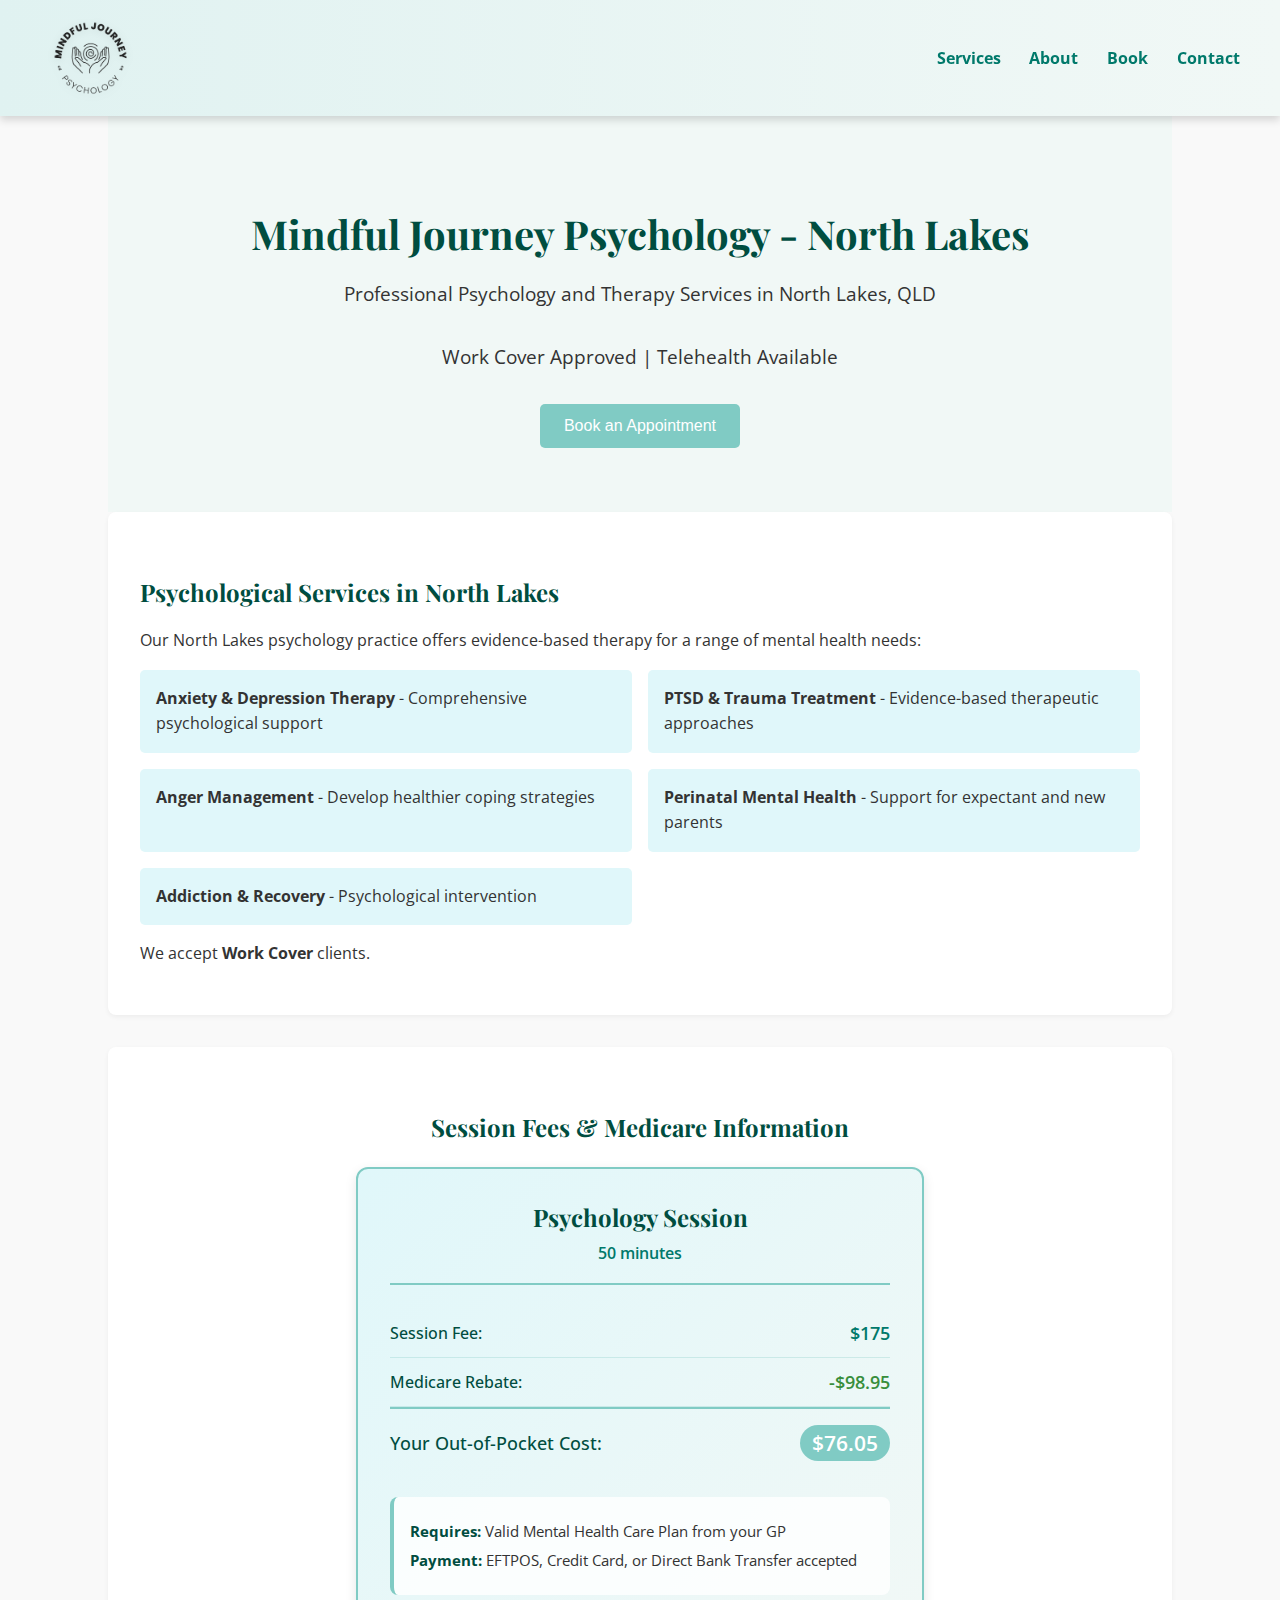
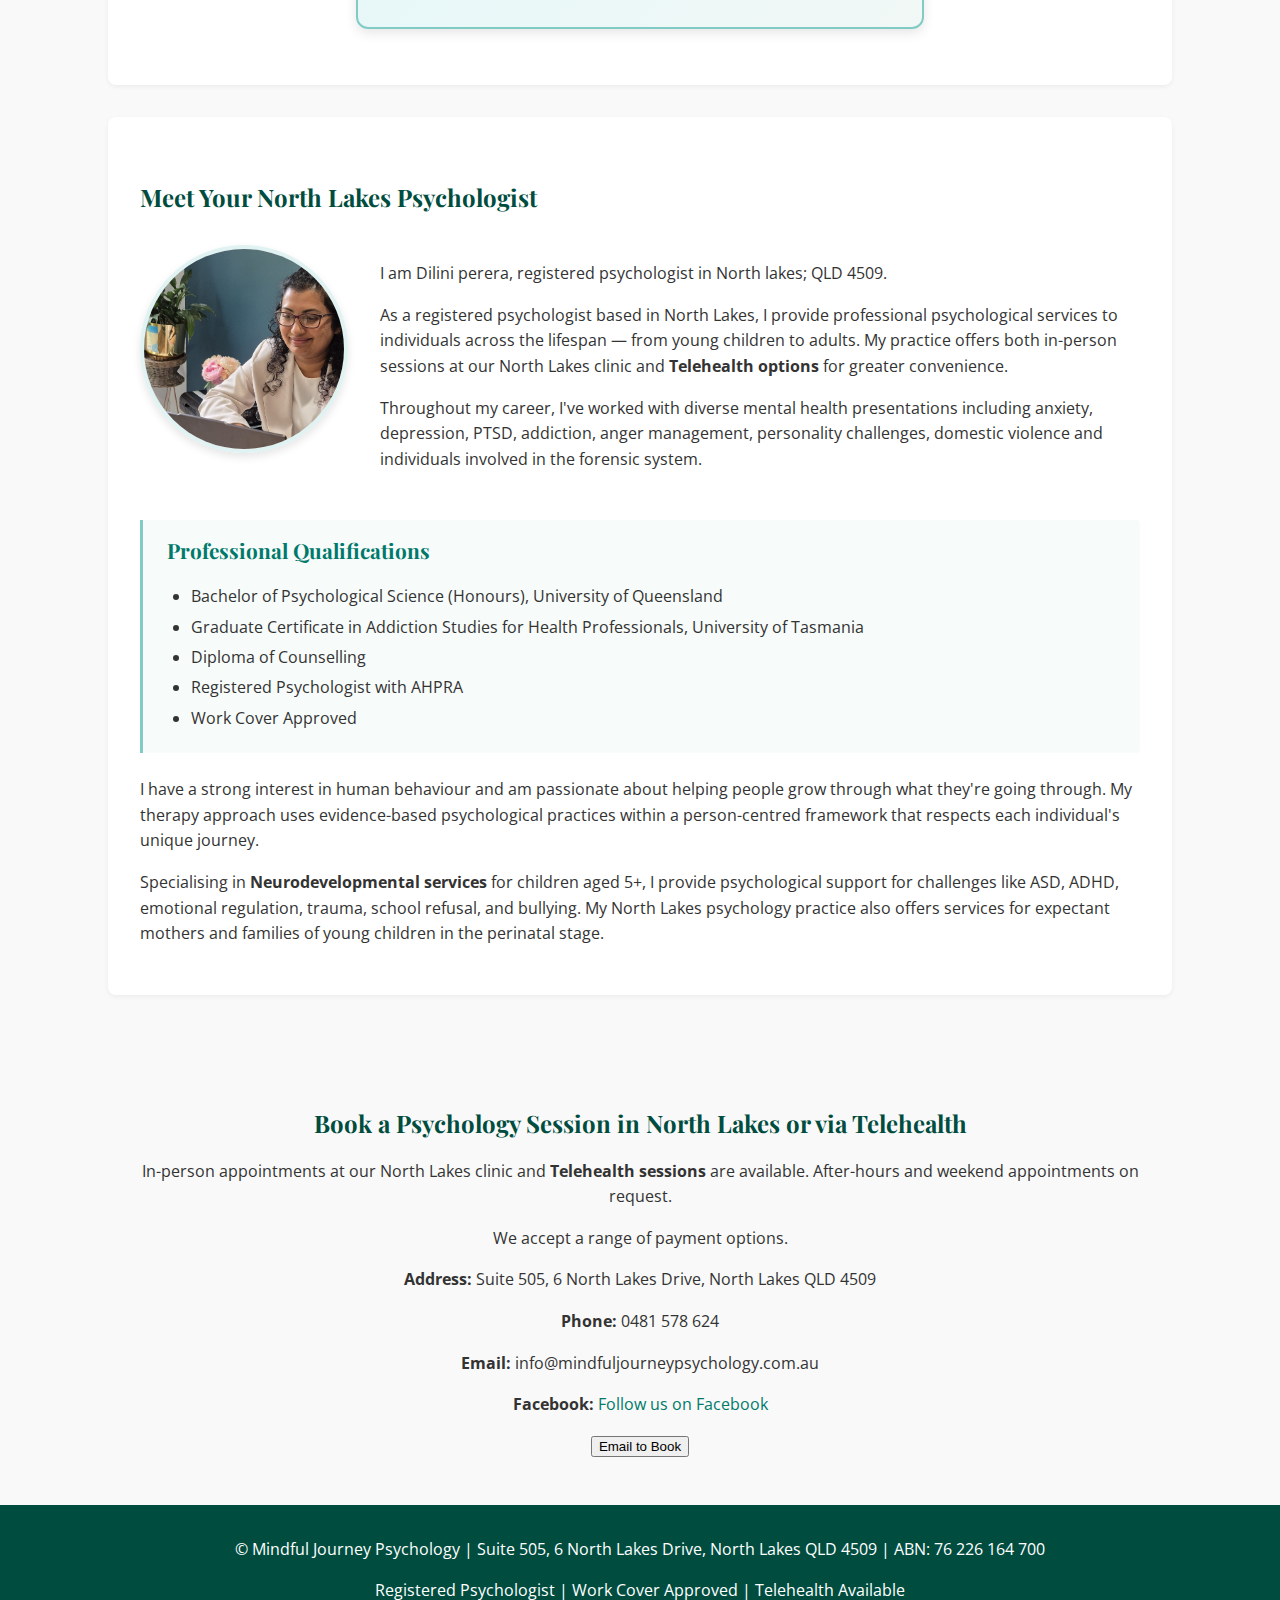
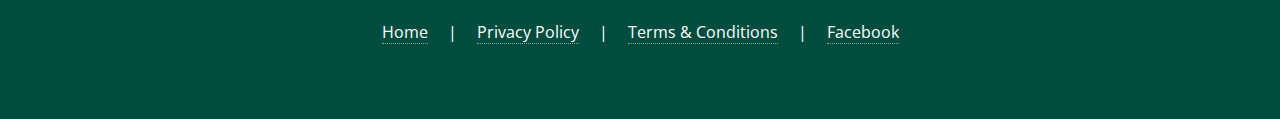
<file: index.html>
<!DOCTYPE html>
<html lang="en">
<head>
  <meta charset="UTF-8" />
  <meta name="viewport" content="width=device-width, initial-scale=1.0" />
  <title>Mindful Journey Psychology | Psychologist in North Lakes | Telehealth</title>
  <meta name="description" content="Licensed psychologist in North Lakes, QLD offering therapy services for children and adults. Work cover approved with Telehealth options available.">
  <meta name="keywords" content="Psychologist, therapy, Neurodevelopmental, Work cover, Psychology, North lakes, Telehealth">
  <meta name="author" content="Mindful Journey Psychology">
  <meta name="robots" content="index, follow">
  <link rel="canonical" href="https://mindfuljourneypsychology.com.au/">
  <link href="https://fonts.googleapis.com/css2?family=Playfair+Display:wght@600&family=Open+Sans&display=swap" rel="stylesheet">
  <link rel="stylesheet" href="https://cdnjs.cloudflare.com/ajax/libs/font-awesome/6.0.0/css/all.min.css">
  <link rel="stylesheet" href="css/styles.css">
</head>
<body>
  <header>
    <img src="images/logo-transparent-png.png" alt="Mindful Journey Psychology North Lakes Logo">
    <nav>
      <a href="#services">Services</a>
      <a href="#about">About</a>
      <a href="#booking">Book</a>
      <a href="#contact">Contact</a>
    </nav>
  </header>
  <section class="hero">
    <h1>Mindful Journey Psychology - North Lakes</h1>
    <p>Professional Psychology and Therapy Services in North Lakes, QLD</p>
    <p>Work Cover Approved | Telehealth Available</p>
    <button onclick="document.getElementById('booking').scrollIntoView({behavior: 'smooth'})">Book an Appointment</button>
  </section>
  <section id="services" class="services">
    <h2>Psychological Services in North Lakes</h2>
    <p>Our North Lakes psychology practice offers evidence-based therapy for a range of mental health needs:</p>
    <ul>
      <li><strong>Anxiety & Depression Therapy</strong> - Comprehensive psychological support</li>
      <li><strong>PTSD & Trauma Treatment</strong> - Evidence-based therapeutic approaches</li>
      <li><strong>Anger Management</strong> - Develop healthier coping strategies</li>
      <li><strong>Perinatal Mental Health</strong> - Support for expectant and new parents</li>
      <li><strong>Addiction & Recovery</strong> - Psychological intervention</li>
    </ul>
    <p>We accept <strong>Work Cover</strong> clients.</p>
  </section>
  
  <section id="fees" class="fees">
    <h2>Session Fees & Medicare Information</h2>
    <div class="pricing-card">
      <div class="pricing-header">
        <h3>Psychology Session</h3>
        <p class="session-duration">50 minutes</p>
      </div>
      <div class="pricing-details">
        <div class="fee-row">
          <span class="fee-label">Session Fee:</span>
          <span class="fee-amount">$175</span>
        </div>
        <div class="fee-row rebate">
          <span class="fee-label">Medicare Rebate:</span>
          <span class="fee-amount">-$98.95</span>
        </div>
        <div class="fee-row total">
          <span class="fee-label">Your Out-of-Pocket Cost:</span>
          <span class="fee-amount highlight">$76.05</span>
        </div>
      </div>
      <div class="pricing-note">
        <p><strong>Requires:</strong> Valid Mental Health Care Plan from your GP</p>
        <p><strong>Payment:</strong> EFTPOS, Credit Card, or Direct Bank Transfer accepted</p>
      </div>
    </div>
  </section>
  <section id="about" class="bio">
    <h2>Meet Your North Lakes Psychologist</h2>
    
    <div class="profile-container">
      <img src="images/profile.jpg" alt="North Lakes Psychologist Portrait" class="profile-image">      <div class="profile-text">
        <p>I am Dilini perera, registered psychologist in North lakes; QLD 4509.</p>
        <p>As a registered psychologist based in North Lakes, I provide professional psychological services to individuals across the lifespan — from young children to adults. My practice offers both in-person sessions at our North Lakes clinic and <strong>Telehealth options</strong> for greater convenience.</p>
        <p>Throughout my career, I've worked with diverse mental health presentations including anxiety, depression, PTSD, addiction, anger management, personality challenges, domestic violence and individuals involved in the forensic system.</p>
      </div>
    </div>
    
    <div class="qualifications">
      <h3>Professional Qualifications</h3>
      <ul>
        <li>Bachelor of Psychological Science (Honours), University of Queensland</li>
        <li>Graduate Certificate in Addiction Studies for Health Professionals, University of Tasmania</li>
        <li>Diploma of Counselling</li>
        <li>Registered Psychologist with AHPRA</li>
        <li>Work Cover Approved</li>
      </ul>
    </div>
      <p>I have a strong interest in human behaviour and am passionate about helping people grow through what they're going through. My therapy approach uses evidence-based psychological practices within a person-centred framework that respects each individual's unique journey.</p>
    <p>Specialising in <strong>Neurodevelopmental services</strong> for children aged 5+, I provide psychological support for challenges like ASD, ADHD, emotional regulation, trauma, school refusal, and bullying. My North Lakes psychology practice also offers services for expectant mothers and families of young children in the perinatal stage.</p>
  </section>
  <section id="booking" class="booking">
    <h2>Book a Psychology Session in North Lakes or via Telehealth</h2>
    <p>In-person appointments at our North Lakes clinic and <strong>Telehealth sessions</strong> are available. After-hours and weekend appointments on request.</p>
    <p>We accept a range of payment options.</p>
    <p><strong>Address:</strong> Suite 505, 6 North Lakes Drive, North Lakes QLD 4509</p>
    <p><strong>Phone:</strong> 0481 578 624</p>
    <p><strong>Email:</strong> info@mindfuljourneypsychology.com.au</p>
    <p><strong>Facebook:</strong> <a href="https://www.facebook.com/profile.php?id=61578217200492" target="_blank">Follow us on Facebook</a></p>
    <button onclick="window.location.href='mailto:info@mindfuljourneypsychology.com.au'">Email to Book</button>
  </section>  <footer id="contact">
    <p>&copy; Mindful Journey Psychology | Suite 505, 6 North Lakes Drive, North Lakes QLD 4509 | ABN: 76 226 164 700</p>
    <p>Registered Psychologist | Work Cover Approved | Telehealth Available</p>
    <p><a href="index.html">Home</a> | <a href="privacy.html">Privacy Policy</a> | <a href="terms.html">Terms & Conditions</a> | <a href="https://www.facebook.com/profile.php?id=61578217200492" target="_blank">Facebook</a></p>
    <p>
  <!-- Professional verification provided by Psychology Today -->
  <a href="https://www.psychologytoday.com/profile/1562467" class="sx-verified-seal"></a>
  <script type="text/javascript" src="https://member.psychologytoday.com/verified-seal.js" data-badge="14" data-id="1562467" data-code="aHR0cHM6Ly93d3cucHN5Y2hvbG9neXRvZGF5LmNvbS9hcGkvdmVyaWZpZWQtc2VhbC9zZWFscy8xNC9wcm9maWxlLzE1NjI0Njc/Y2FsbGJhY2s9c3hjYWxsYmFjaw=="></script>
  <!-- End Verification -->
   </p>
  </footer>
</body>
</html>
</file>
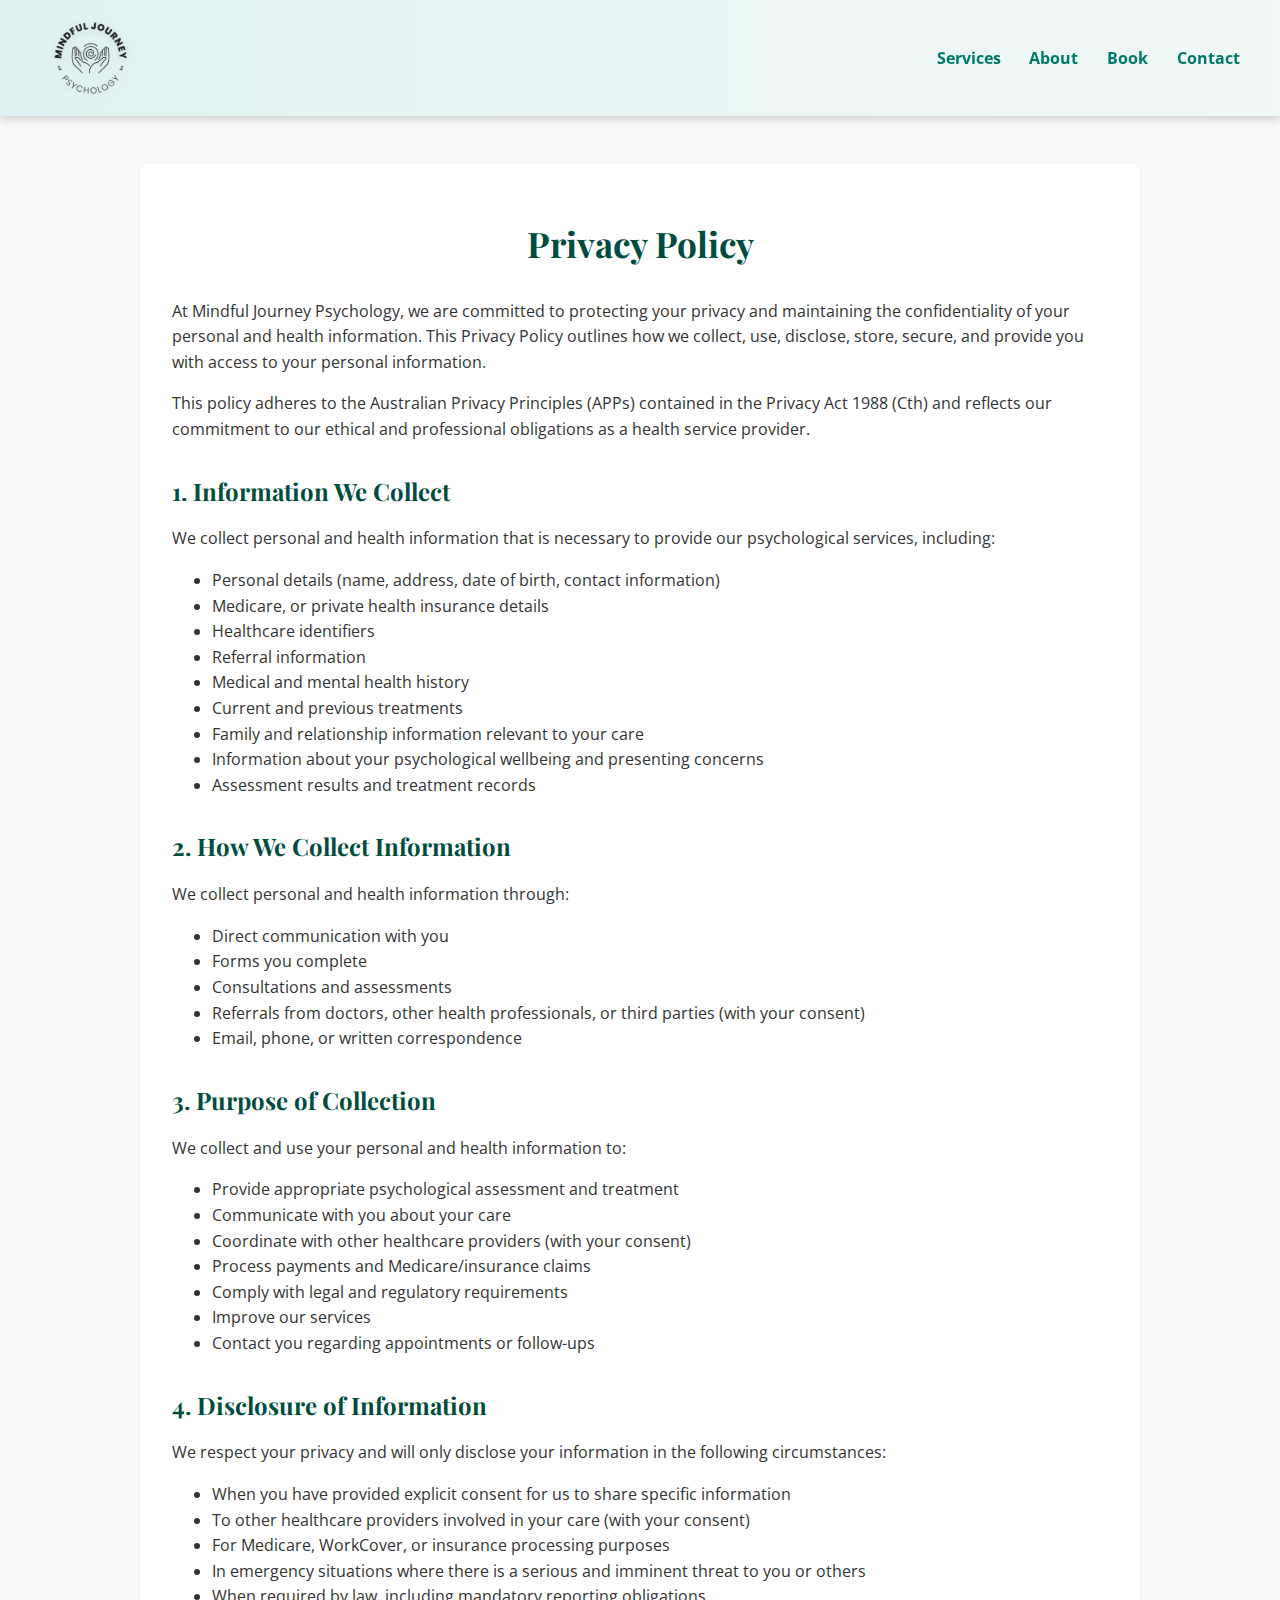
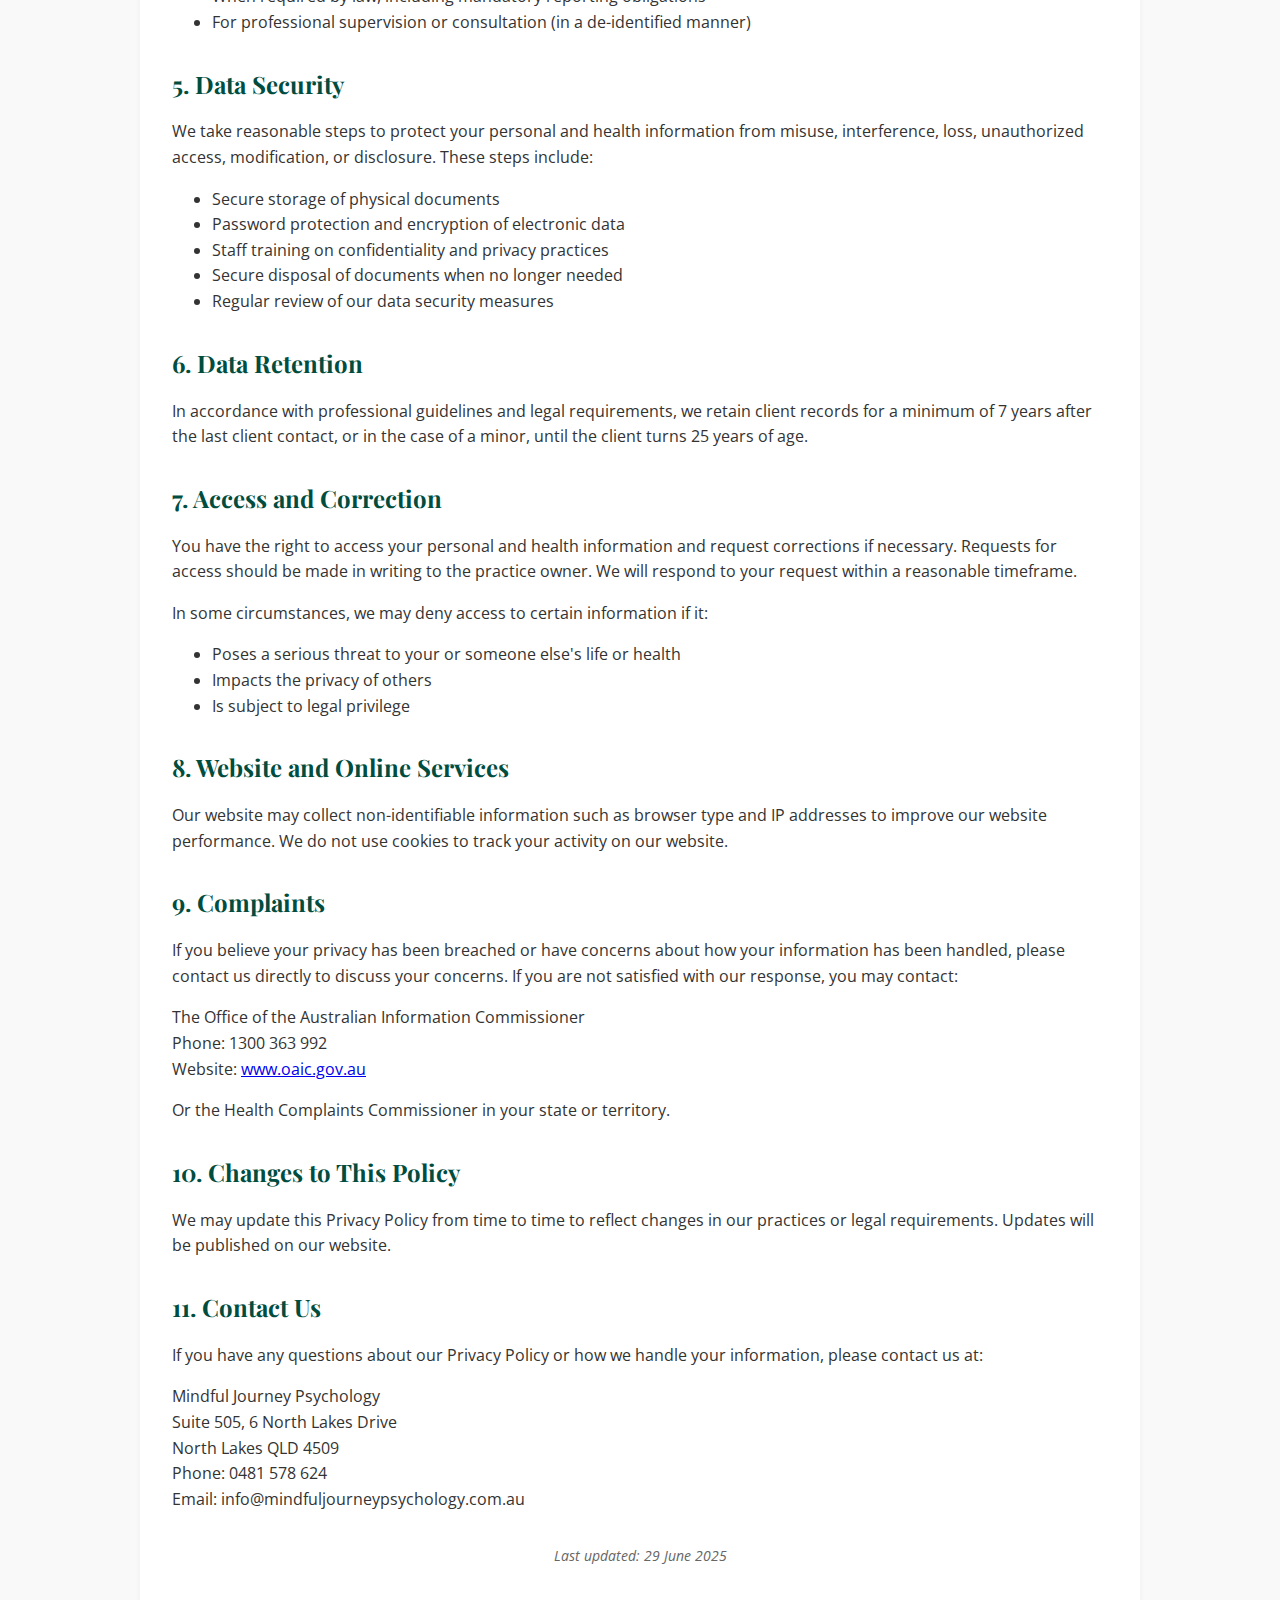
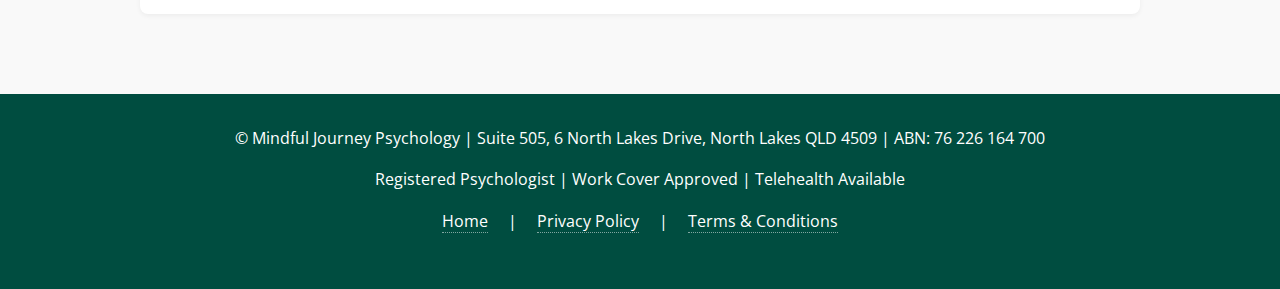
<file: privacy.html>
<!DOCTYPE html>
<html lang="en">
<head>
  <meta charset="UTF-8" />
  <meta name="viewport" content="width=device-width, initial-scale=1.0" />
  <title>Privacy Policy | Mindful Journey Psychology | North Lakes Psychologist</title>
  <meta name="description" content="Privacy Policy for Mindful Journey Psychology, a psychology practice in North Lakes, QLD offering therapy, and Telehealth consultations.">
  <meta name="keywords" content="Psychologist, therapy, Neurodevelopmental, Work cover, Psychology, North lakes, Telehealth, privacy">
  <meta name="author" content="Mindful Journey Psychology">
  <meta name="robots" content="index, follow">
  <link rel="canonical" href="https://mindfuljourneypsychology.com.au/privacy.html">
  <link href="https://fonts.googleapis.com/css2?family=Playfair+Display:wght@600&family=Open+Sans&display=swap" rel="stylesheet">
  <link rel="stylesheet" href="css/styles.css">
</head>
<body>
  <header>
    <a href="index.html">
      <img src="images/logo-transparent-png.png" alt="Mindful Journey Psychology North Lakes Logo">
    </a>
    <nav>
      <a href="index.html#services">Services</a>
      <a href="index.html#about">About</a>
      <a href="index.html#booking">Book</a>
      <a href="index.html#contact">Contact</a>
    </nav>
  </header>

  <section>
    <div class="content">
      <h1>Privacy Policy</h1>
      
      <p>At Mindful Journey Psychology, we are committed to protecting your privacy and maintaining the confidentiality of your personal and health information. This Privacy Policy outlines how we collect, use, disclose, store, secure, and provide you with access to your personal information.</p>
      
      <p>This policy adheres to the Australian Privacy Principles (APPs) contained in the Privacy Act 1988 (Cth) and reflects our commitment to our ethical and professional obligations as a health service provider.</p>
      
      <h2>1. Information We Collect</h2>
      
      <p>We collect personal and health information that is necessary to provide our psychological services, including:</p>
      
      <ul>
        <li>Personal details (name, address, date of birth, contact information)</li>
        <li>Medicare, or private health insurance details</li>
        <li>Healthcare identifiers</li>
        <li>Referral information</li>
        <li>Medical and mental health history</li>
        <li>Current and previous treatments</li>
        <li>Family and relationship information relevant to your care</li>
        <li>Information about your psychological wellbeing and presenting concerns</li>
        <li>Assessment results and treatment records</li>
      </ul>
      
      <h2>2. How We Collect Information</h2>
      
      <p>We collect personal and health information through:</p>
      
      <ul>
        <li>Direct communication with you</li>
        <li>Forms you complete</li>
        <li>Consultations and assessments</li>
        <li>Referrals from doctors, other health professionals, or third parties (with your consent)</li>
        <li>Email, phone, or written correspondence</li>
      </ul>
      
      <h2>3. Purpose of Collection</h2>
      
      <p>We collect and use your personal and health information to:</p>
      
      <ul>
        <li>Provide appropriate psychological assessment and treatment</li>
        <li>Communicate with you about your care</li>
        <li>Coordinate with other healthcare providers (with your consent)</li>
        <li>Process payments and Medicare/insurance claims</li>
        <li>Comply with legal and regulatory requirements</li>
        <li>Improve our services</li>
        <li>Contact you regarding appointments or follow-ups</li>
      </ul>
      
      <h2>4. Disclosure of Information</h2>
      
      <p>We respect your privacy and will only disclose your information in the following circumstances:</p>
      
      <ul>
        <li>When you have provided explicit consent for us to share specific information</li>
        <li>To other healthcare providers involved in your care (with your consent)</li>
        <li>For Medicare, WorkCover, or insurance processing purposes</li>
        <li>In emergency situations where there is a serious and imminent threat to you or others</li>
        <li>When required by law, including mandatory reporting obligations</li>
        <li>For professional supervision or consultation (in a de-identified manner)</li>
      </ul>
      
      <h2>5. Data Security</h2>
      
      <p>We take reasonable steps to protect your personal and health information from misuse, interference, loss, unauthorized access, modification, or disclosure. These steps include:</p>
      
      <ul>
        <li>Secure storage of physical documents</li>
        <li>Password protection and encryption of electronic data</li>
        <li>Staff training on confidentiality and privacy practices</li>
        <li>Secure disposal of documents when no longer needed</li>
        <li>Regular review of our data security measures</li>
      </ul>
      
      <h2>6. Data Retention</h2>
      
      <p>In accordance with professional guidelines and legal requirements, we retain client records for a minimum of 7 years after the last client contact, or in the case of a minor, until the client turns 25 years of age.</p>
      
      <h2>7. Access and Correction</h2>
      
      <p>You have the right to access your personal and health information and request corrections if necessary. Requests for access should be made in writing to the practice owner. We will respond to your request within a reasonable timeframe.</p>
      
      <p>In some circumstances, we may deny access to certain information if it:</p>
      
      <ul>
        <li>Poses a serious threat to your or someone else's life or health</li>
        <li>Impacts the privacy of others</li>
        <li>Is subject to legal privilege</li>
      </ul>
      
      <h2>8. Website and Online Services</h2>
      
      <p>Our website may collect non-identifiable information such as browser type and IP addresses to improve our website performance. We do not use cookies to track your activity on our website.</p>
      
      <h2>9. Complaints</h2>
      
      <p>If you believe your privacy has been breached or have concerns about how your information has been handled, please contact us directly to discuss your concerns. If you are not satisfied with our response, you may contact:</p>
      
      <p>The Office of the Australian Information Commissioner<br>
      Phone: 1300 363 992<br>
      Website: <a href="https://www.oaic.gov.au" target="_blank">www.oaic.gov.au</a></p>
      
      <p>Or the Health Complaints Commissioner in your state or territory.</p>
      
      <h2>10. Changes to This Policy</h2>
      
      <p>We may update this Privacy Policy from time to time to reflect changes in our practices or legal requirements. Updates will be published on our website.</p>
      
      <h2>11. Contact Us</h2>
      
      <p>If you have any questions about our Privacy Policy or how we handle your information, please contact us at:</p>
      
      <p>Mindful Journey Psychology<br>
      Suite 505, 6 North Lakes Drive<br>
      North Lakes QLD 4509<br>
      Phone: 0481 578 624<br>
      Email: info@mindfuljourneypsychology.com.au</p>
      
      <p class="last-updated">Last updated: 29 June 2025</p>
    </div>
  </section>
  <footer id="contact">
    <p>&copy; Mindful Journey Psychology | Suite 505, 6 North Lakes Drive, North Lakes QLD 4509 | ABN: 76 226 164 700</p>
    <p>Registered Psychologist | Work Cover Approved | Telehealth Available</p>
    <p><a href="index.html">Home</a> | <a href="privacy.html">Privacy Policy</a> | <a href="terms.html">Terms & Conditions</a></p>
  <!-- Professional verification provided by Psychology Today -->
  <a href="https://www.psychologytoday.com/profile/1562467" class="sx-verified-seal"></a>
  <script type="text/javascript" src="https://member.psychologytoday.com/verified-seal.js" data-badge="14" data-id="1562467" data-code="aHR0cHM6Ly93d3cucHN5Y2hvbG9neXRvZGF5LmNvbS9hcGkvdmVyaWZpZWQtc2VhbC9zZWFscy8xNC9wcm9maWxlLzE1NjI0Njc/Y2FsbGJhY2s9c3hjYWxsYmFjaw=="></script>
  <!-- End Verification -->
  </footer>
</body>
</html>
</file>
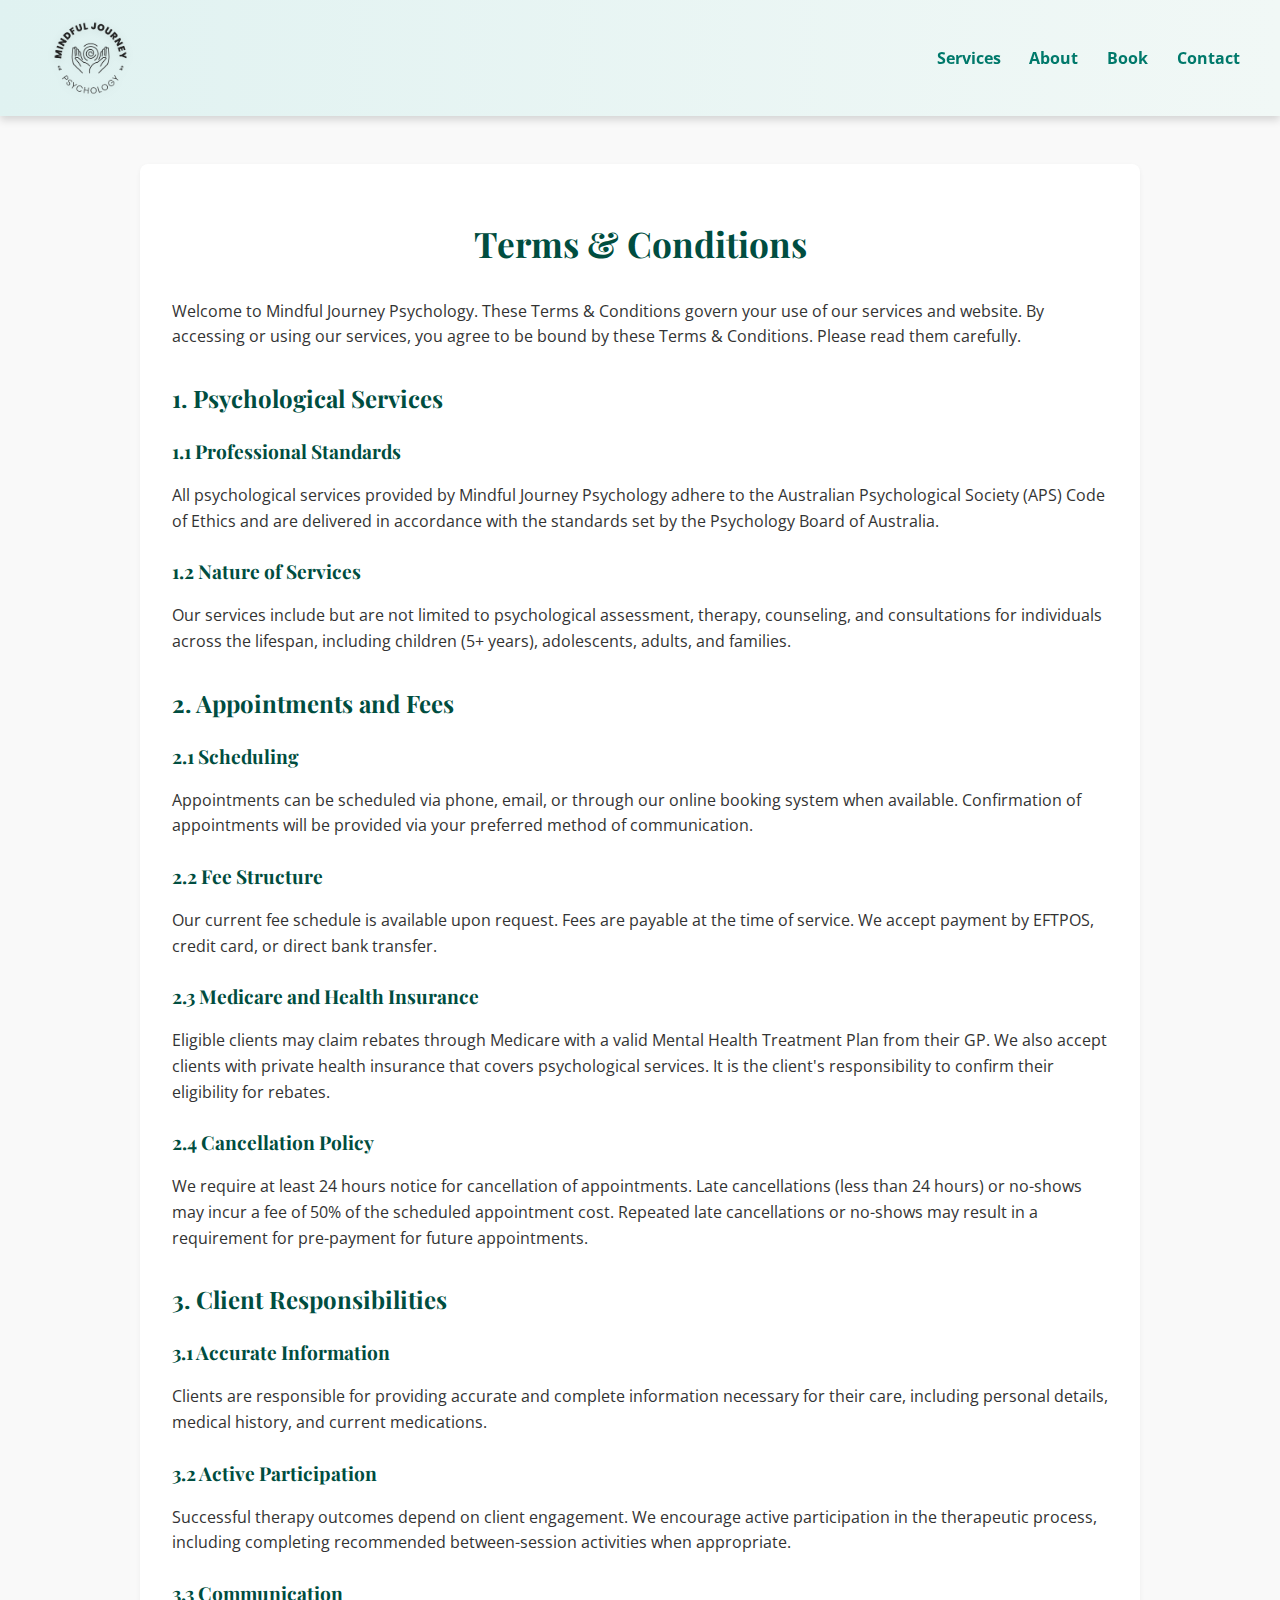
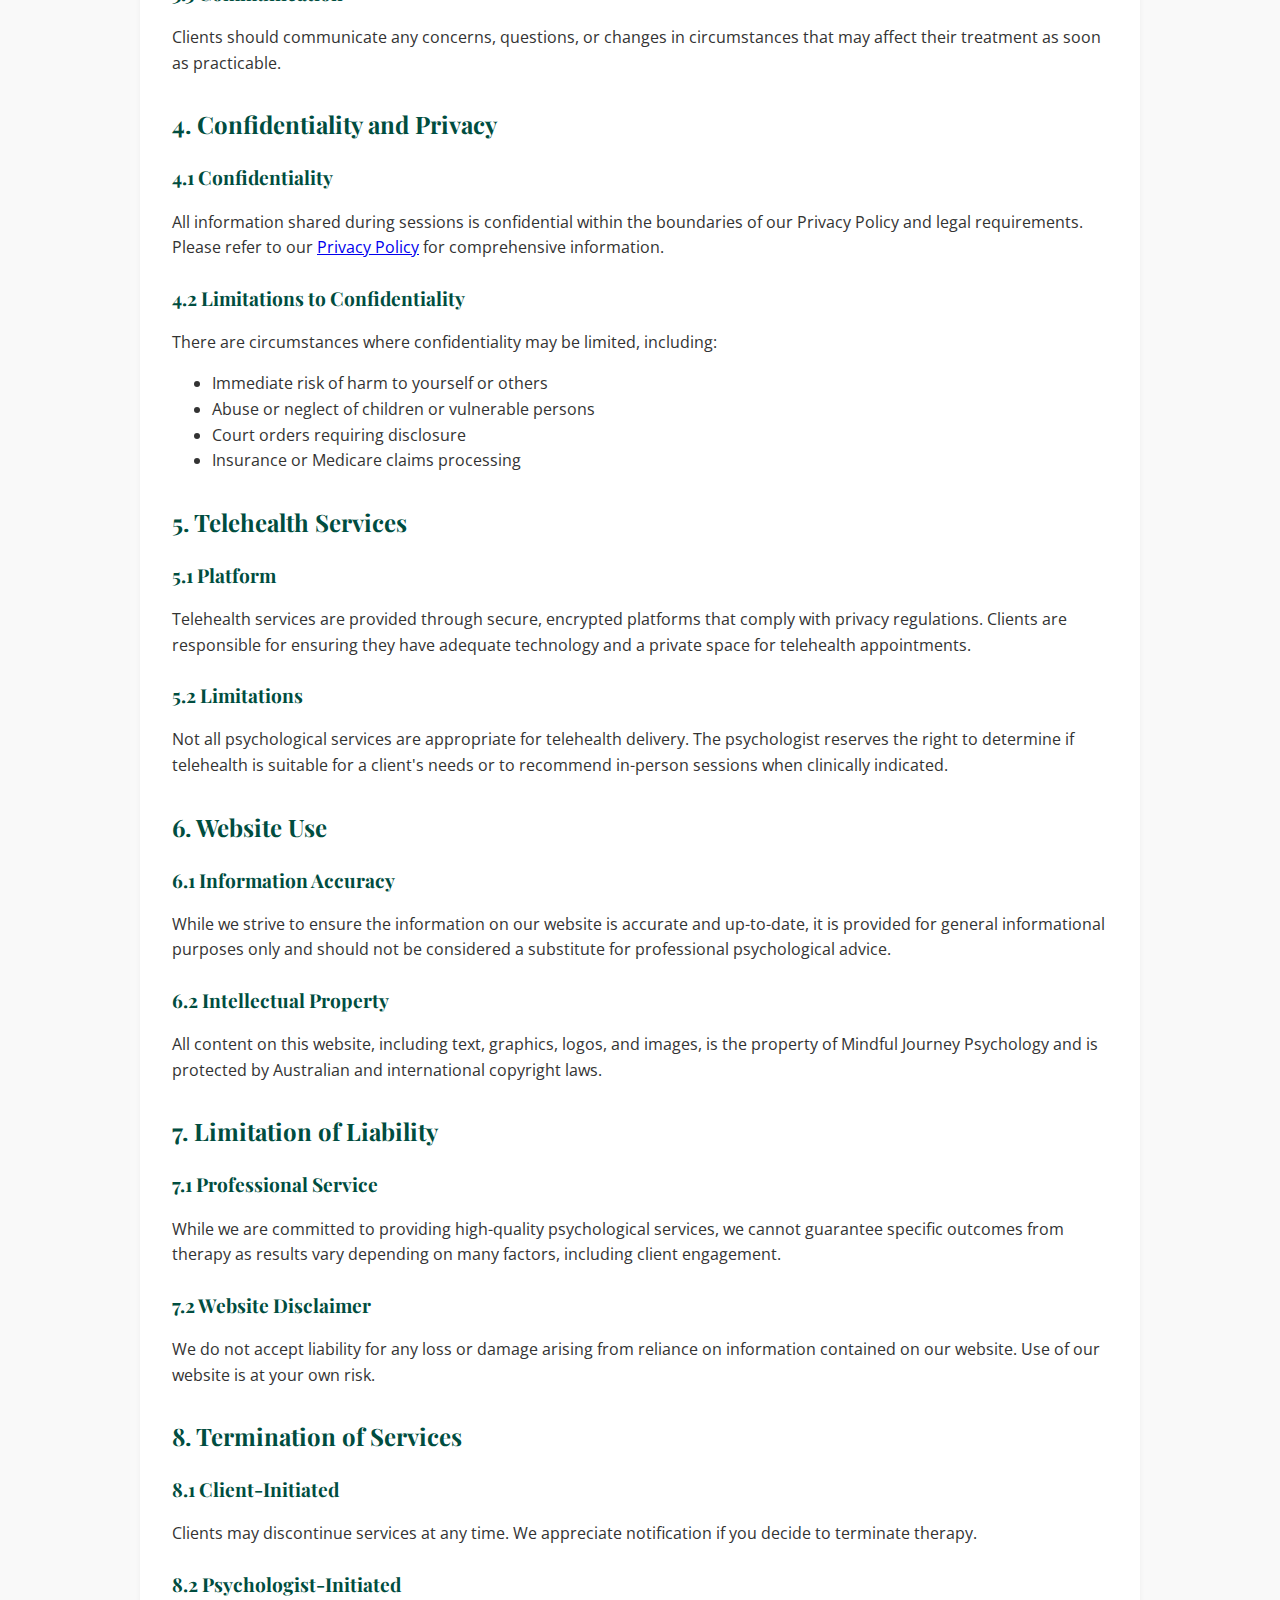
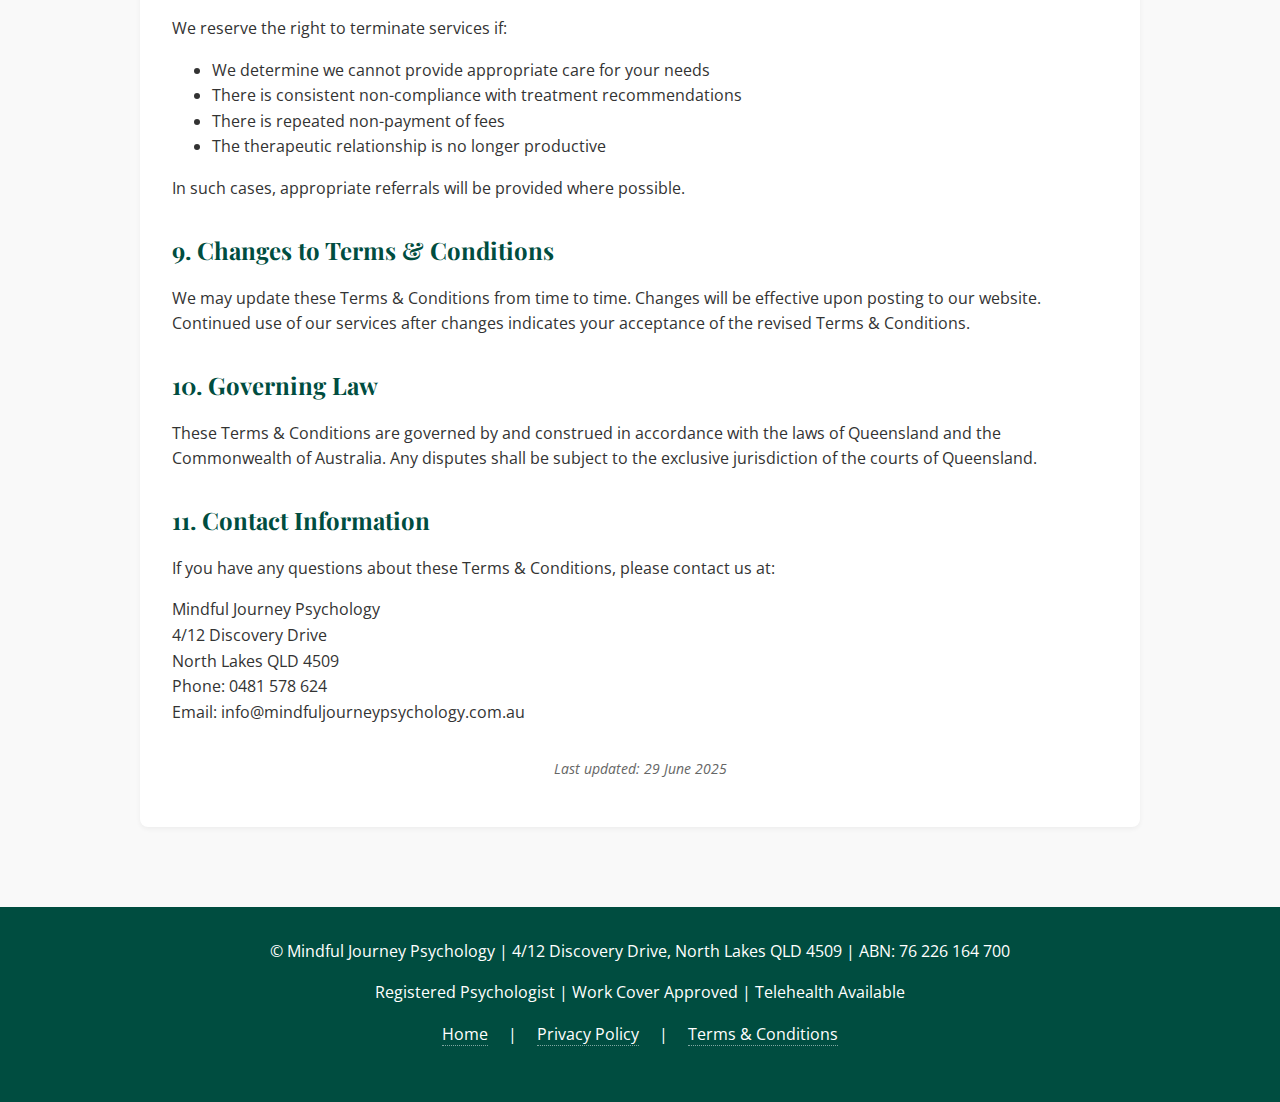
<file: terms.html>
<!DOCTYPE html>
<html lang="en">
<head>
  <meta charset="UTF-8" />
  <meta name="viewport" content="width=device-width, initial-scale=1.0" />
  <title>Terms & Conditions | Mindful Journey Psychology | North Lakes Psychologist</title>
  <meta name="description" content="Terms and Conditions for Mindful Journey Psychology, providing therapy and psychological services in North Lakes, QLD. Work cover approved.">
  <meta name="keywords" content="Psychologist, therapy, Neurodevelopmental, Work cover, Psychology, North lakes, Telehealth, terms">
  <meta name="author" content="Mindful Journey Psychology">
  <meta name="robots" content="index, follow">
  <link rel="canonical" href="https://mindfuljourneypsychology.com.au/terms.html">
  <link href="https://fonts.googleapis.com/css2?family=Playfair+Display:wght@600&family=Open+Sans&display=swap" rel="stylesheet">
  <link rel="stylesheet" href="css/styles.css">
</head>
<body>
  <header>
    <a href="index.html">
      <img src="images/logo-transparent-png.png" alt="Mindful Journey Psychology North Lakes Logo">
    </a>
    <nav>
      <a href="index.html#services">Services</a>
      <a href="index.html#about">About</a>
      <a href="index.html#booking">Book</a>
      <a href="index.html#contact">Contact</a>
    </nav>
  </header>

  <section>
    <div class="content">
      <h1>Terms & Conditions</h1>
      
      <p>Welcome to Mindful Journey Psychology. These Terms & Conditions govern your use of our services and website. By accessing or using our services, you agree to be bound by these Terms & Conditions. Please read them carefully.</p>
      
      <h2>1. Psychological Services</h2>
      
      <h3>1.1 Professional Standards</h3>
      <p>All psychological services provided by Mindful Journey Psychology adhere to the Australian Psychological Society (APS) Code of Ethics and are delivered in accordance with the standards set by the Psychology Board of Australia.</p>
      
      <h3>1.2 Nature of Services</h3>
      <p>Our services include but are not limited to psychological assessment, therapy, counseling, and consultations for individuals across the lifespan, including children (5+ years), adolescents, adults, and families.</p>
      
      <h2>2. Appointments and Fees</h2>
      
      <h3>2.1 Scheduling</h3>
      <p>Appointments can be scheduled via phone, email, or through our online booking system when available. Confirmation of appointments will be provided via your preferred method of communication.</p>
      
      <h3>2.2 Fee Structure</h3>
      <p>Our current fee schedule is available upon request. Fees are payable at the time of service. We accept payment by EFTPOS, credit card, or direct bank transfer.</p>
      
      <h3>2.3 Medicare and Health Insurance</h3>
      <p>Eligible clients may claim rebates through Medicare with a valid Mental Health Treatment Plan from their GP. We also accept clients with private health insurance that covers psychological services. It is the client's responsibility to confirm their eligibility for rebates.</p>
      
      <h3>2.4 Cancellation Policy</h3>
      <p>We require at least 24 hours notice for cancellation of appointments. Late cancellations (less than 24 hours) or no-shows may incur a fee of 50% of the scheduled appointment cost. Repeated late cancellations or no-shows may result in a requirement for pre-payment for future appointments.</p>
      
      <h2>3. Client Responsibilities</h2>
      
      <h3>3.1 Accurate Information</h3>
      <p>Clients are responsible for providing accurate and complete information necessary for their care, including personal details, medical history, and current medications.</p>
      
      <h3>3.2 Active Participation</h3>
      <p>Successful therapy outcomes depend on client engagement. We encourage active participation in the therapeutic process, including completing recommended between-session activities when appropriate.</p>
      
      <h3>3.3 Communication</h3>
      <p>Clients should communicate any concerns, questions, or changes in circumstances that may affect their treatment as soon as practicable.</p>
      
      <h2>4. Confidentiality and Privacy</h2>
      
      <h3>4.1 Confidentiality</h3>
      <p>All information shared during sessions is confidential within the boundaries of our Privacy Policy and legal requirements. Please refer to our <a href="privacy.html">Privacy Policy</a> for comprehensive information.</p>
      
      <h3>4.2 Limitations to Confidentiality</h3>
      <p>There are circumstances where confidentiality may be limited, including:</p>
      <ul>
        <li>Immediate risk of harm to yourself or others</li>
        <li>Abuse or neglect of children or vulnerable persons</li>
        <li>Court orders requiring disclosure</li>
        <li>Insurance or Medicare claims processing</li>
      </ul>
      
      <h2>5. Telehealth Services</h2>
      
      <h3>5.1 Platform</h3>
      <p>Telehealth services are provided through secure, encrypted platforms that comply with privacy regulations. Clients are responsible for ensuring they have adequate technology and a private space for telehealth appointments.</p>
      
      <h3>5.2 Limitations</h3>
      <p>Not all psychological services are appropriate for telehealth delivery. The psychologist reserves the right to determine if telehealth is suitable for a client's needs or to recommend in-person sessions when clinically indicated.</p>
      
      <h2>6. Website Use</h2>
      
      <h3>6.1 Information Accuracy</h3>
      <p>While we strive to ensure the information on our website is accurate and up-to-date, it is provided for general informational purposes only and should not be considered a substitute for professional psychological advice.</p>
      
      <h3>6.2 Intellectual Property</h3>
      <p>All content on this website, including text, graphics, logos, and images, is the property of Mindful Journey Psychology and is protected by Australian and international copyright laws.</p>
      
      <h2>7. Limitation of Liability</h2>
      
      <h3>7.1 Professional Service</h3>
      <p>While we are committed to providing high-quality psychological services, we cannot guarantee specific outcomes from therapy as results vary depending on many factors, including client engagement.</p>
      
      <h3>7.2 Website Disclaimer</h3>
      <p>We do not accept liability for any loss or damage arising from reliance on information contained on our website. Use of our website is at your own risk.</p>
      
      <h2>8. Termination of Services</h2>
      
      <h3>8.1 Client-Initiated</h3>
      <p>Clients may discontinue services at any time. We appreciate notification if you decide to terminate therapy.</p>
      
      <h3>8.2 Psychologist-Initiated</h3>
      <p>We reserve the right to terminate services if:</p>
      <ul>
        <li>We determine we cannot provide appropriate care for your needs</li>
        <li>There is consistent non-compliance with treatment recommendations</li>
        <li>There is repeated non-payment of fees</li>
        <li>The therapeutic relationship is no longer productive</li>
      </ul>
      <p>In such cases, appropriate referrals will be provided where possible.</p>
      
      <h2>9. Changes to Terms & Conditions</h2>
      
      <p>We may update these Terms & Conditions from time to time. Changes will be effective upon posting to our website. Continued use of our services after changes indicates your acceptance of the revised Terms & Conditions.</p>
      
      <h2>10. Governing Law</h2>
      
      <p>These Terms & Conditions are governed by and construed in accordance with the laws of Queensland and the Commonwealth of Australia. Any disputes shall be subject to the exclusive jurisdiction of the courts of Queensland.</p>
      
      <h2>11. Contact Information</h2>
      
      <p>If you have any questions about these Terms & Conditions, please contact us at:</p>
      
      <p>Mindful Journey Psychology<br>
      4/12 Discovery Drive<br>
      North Lakes QLD 4509<br>
      Phone: 0481 578 624<br>
      Email: info@mindfuljourneypsychology.com.au</p>
      
      <p class="last-updated">Last updated: 29 June 2025</p>
    </div>
  </section>
  <footer id="contact">
    <p>&copy; Mindful Journey Psychology | 4/12 Discovery Drive, North Lakes QLD 4509 | ABN: 76 226 164 700</p>
    <p>Registered Psychologist | Work Cover Approved | Telehealth Available</p>
    <p><a href="index.html">Home</a> | <a href="privacy.html">Privacy Policy</a> | <a href="terms.html">Terms & Conditions</a></p>
  <!-- Professional verification provided by Psychology Today -->
  <a href="https://www.psychologytoday.com/profile/1562467" class="sx-verified-seal"></a>
  <script type="text/javascript" src="https://member.psychologytoday.com/verified-seal.js" data-badge="14" data-id="1562467" data-code="aHR0cHM6Ly93d3cucHN5Y2hvbG9neXRvZGF5LmNvbS9hcGkvdmVyaWZpZWQtc2VhbC9zZWFscy8xNC9wcm9maWxlLzE1NjI0Njc/Y2FsbGJhY2s9c3hjYWxsYmFjaw=="></script>
  <!-- End Verification -->
  </footer>
</body>
</html>
</file>
<file: css/styles.css>
/* Shared styles for Mindful Journey Psychology site */

/* Base */
body {
  margin: 0;
  font-family: 'Open Sans', sans-serif;
  color: #333;
  background-color: #f9f9f9;
}

/* Layout */
section {
  padding: 3rem 2rem;
  max-width: 1000px;
  margin: auto;
}

/* Header & Nav */
header {
  background: linear-gradient(to right, #e0f2f1, #f1f8f6);
  padding: 0.5rem 2.5rem;
  display: flex;
  justify-content: space-between;
  align-items: center;
  position: sticky;
  top: 0;
  z-index: 1000;
  box-shadow: 0 4px 8px rgba(0,0,0,0.15);
}

header img {
  height: 100px;
  display: block;
  margin-right: 1rem;
  filter: drop-shadow(0 2px 4px rgba(0,0,0,0.1));
  transition: transform 0.3s ease;
}

header img:hover {
  transform: scale(1.02);
}

nav {
  display: flex;
  align-items: center;
}

nav a {
  margin-left: 1.8rem;
  text-decoration: none;
  color: #00796b;
  font-weight: bold;
  font-size: 1rem;
  position: relative;
  padding: 0.3rem 0;
  transition: color 0.3s ease;
}

nav a:after {
  content: '';
  position: absolute;
  width: 0;
  height: 2px;
  bottom: 0;
  left: 0;
  background-color: #004d40;
  transition: width 0.3s ease;
}

nav a:hover {
  color: #004d40;
}

nav a:hover:after {
  width: 100%;
}

.social-icon {
  margin-left: 1rem;
  color: #1877f2;
  font-size: 1.5rem;
  transition: color 0.3s ease, transform 0.3s ease;
  text-decoration: none;
}

.social-icon:hover {
  color: #145dbf;
  transform: scale(1.1);
}

/* Hero (index) */
.hero {
  background: #f1f8f6;
  padding: 4rem 2rem;
  text-align: center;
}

.hero h1 {
  font-family: 'Playfair Display', serif;
  font-size: 2.5rem;
  margin-bottom: 1rem;
}

.hero p {
  font-size: 1.2rem;
  margin-bottom: 2rem;
}

.hero button {
  padding: 0.8rem 1.5rem;
  font-size: 1rem;
  background: #80cbc4;
  color: white;
  border: none;
  border-radius: 5px;
  cursor: pointer;
}

/* Cards/Containers */
.services, .bio, .content {
  background: white;
  border-radius: 8px;
  margin-bottom: 2rem;
  padding: 2rem;
  box-shadow: 0 2px 5px rgba(0,0,0,0.05);
}

/* Headings */
h1, h2, h3 {
  font-family: 'Playfair Display', serif;
  color: #004d40;
}

/* Policy page heading specifics */
.content h1 {
  font-size: 2.2rem;
  margin-bottom: 2rem;
  text-align: center;
}

h2 {
  margin-top: 2rem;
  font-size: 1.5rem;
}

h3 {
  font-size: 1.2rem;
  margin-top: 1.5rem;
}

p, li {
  line-height: 1.6;
}

/* Qualifications block (index) */
.qualifications {
  background-color: #f7fbfa;
  border-left: 3px solid #80cbc4;
  padding: 1rem 1.5rem;
  margin: 1.5rem 0;
  border-radius: 0 4px 4px 0;
}

.qualifications h3 {
  font-family: 'Playfair Display', serif;
  color: #00796b;
  margin-top: 0;
  font-size: 1.3rem;
}

.qualifications ul {
  margin: 0.5rem 0;
  padding-left: 1.5rem;
}

.qualifications li {
  margin-bottom: 0.5rem;
  line-height: 1.4;
}

/* Profile (index) */
.profile-container {
  display: flex;
  align-items: flex-start;
  gap: 2rem;
  margin: 2rem 0;
}

.profile-image {
  width: 200px;
  height: 200px;
  object-fit: cover;
  border-radius: 50%;
  border: 4px solid #e0f2f1;
  box-shadow: 0 4px 8px rgba(0,0,0,0.1);
  transition: transform 0.3s ease;
}

.profile-image:hover {
  transform: scale(1.02);
  border-color: #80cbc4;
}

.profile-text { flex: 1; }

@media (max-width: 768px) {
  .profile-container {
    flex-direction: column;
    align-items: center;
    text-align: center;
  }
  .profile-image { margin-bottom: 1.5rem; }
}

/* Services grid (index) */
.services ul {
  list-style: none;
  padding: 0;
  display: grid;
  grid-template-columns: 1fr 1fr;
  gap: 1rem;
}

.services li {
  background: #e0f7fa;
  padding: 1rem;
  border-radius: 5px;
}

/* Fees Section */
.fees {
  background: white;
  border-radius: 8px;
  margin-bottom: 2rem;
  padding: 2rem;
  box-shadow: 0 2px 5px rgba(0,0,0,0.05);
  text-align: center;
}

.pricing-card {
  background: linear-gradient(135deg, #e0f7fa 0%, #f1f8f6 100%);
  border-radius: 12px;
  padding: 2rem;
  margin: 1.5rem auto;
  max-width: 500px;
  box-shadow: 0 4px 12px rgba(0,0,0,0.1);
  border: 2px solid #80cbc4;
}

.pricing-header {
  border-bottom: 2px solid #80cbc4;
  padding-bottom: 1rem;
  margin-bottom: 1.5rem;
}

.pricing-header h3 {
  margin: 0 0 0.5rem 0;
  font-size: 1.5rem;
  color: #004d40;
}

.session-duration {
  font-size: 1rem;
  color: #00796b;
  font-weight: 600;
  margin: 0;
}

.pricing-details {
  margin-bottom: 1.5rem;
}

.fee-row {
  display: flex;
  justify-content: space-between;
  align-items: center;
  padding: 0.75rem 0;
  border-bottom: 1px solid rgba(128, 203, 196, 0.3);
}

.fee-row:last-child {
  border-bottom: none;
}

.fee-row.total {
  padding-top: 1rem;
  border-top: 2px solid #80cbc4;
  font-weight: bold;
  font-size: 1.1rem;
}

.fee-row.rebate .fee-amount {
  color: #388e3c;
  font-weight: 600;
}

.fee-label {
  font-weight: 500;
  color: #004d40;
}

.fee-amount {
  font-weight: 600;
  font-size: 1.1rem;
  color: #00796b;
}

.fee-amount.highlight {
  color: #004d40;
  font-size: 1.3rem;
  background: #80cbc4;
  color: white;
  padding: 0.25rem 0.75rem;
  border-radius: 20px;
}

.pricing-note {
  background: rgba(255, 255, 255, 0.8);
  border-radius: 8px;
  padding: 1rem;
  border-left: 4px solid #80cbc4;
}

.pricing-note p {
  margin: 0.5rem 0;
  font-size: 0.95rem;
  line-height: 1.4;
  text-align: left;
}

.pricing-note strong {
  color: #004d40;
}

/* Mobile responsive for fees */
@media (max-width: 768px) {
  .pricing-card {
    padding: 1.5rem;
    margin: 1rem 0;
  }
  
  .fee-row {
    flex-direction: column;
    text-align: center;
    gap: 0.25rem;
  }
  
  .fee-amount.highlight {
    margin-top: 0.5rem;
  }
}

/* Booking (index) */
.booking { text-align: center; }

/* Booking links */
.booking a { color: #00796b; text-decoration: none; }
.booking a:hover { color: #004d40; }

/* Footer */
footer {
  background: #004d40;
  color: white;
  text-align: center;
  padding: 1rem;
}

footer a {
  color: white;
  margin: 0 1rem;
  text-decoration: none;
  border-bottom: 1px dotted rgba(255,255,255,0.5);
}

footer a:hover { border-bottom: 1px solid white; }

/* Verification badge */
footer .sx-verified-seal {
  display: inline-block;
  float: none !important;
  margin: 0.75rem auto 0;
}

/* Meta */
.last-updated {
  margin-top: 2rem;
  font-style: italic;
  color: #666;
  font-size: 0.9rem;
  text-align: center;
}
</file>
